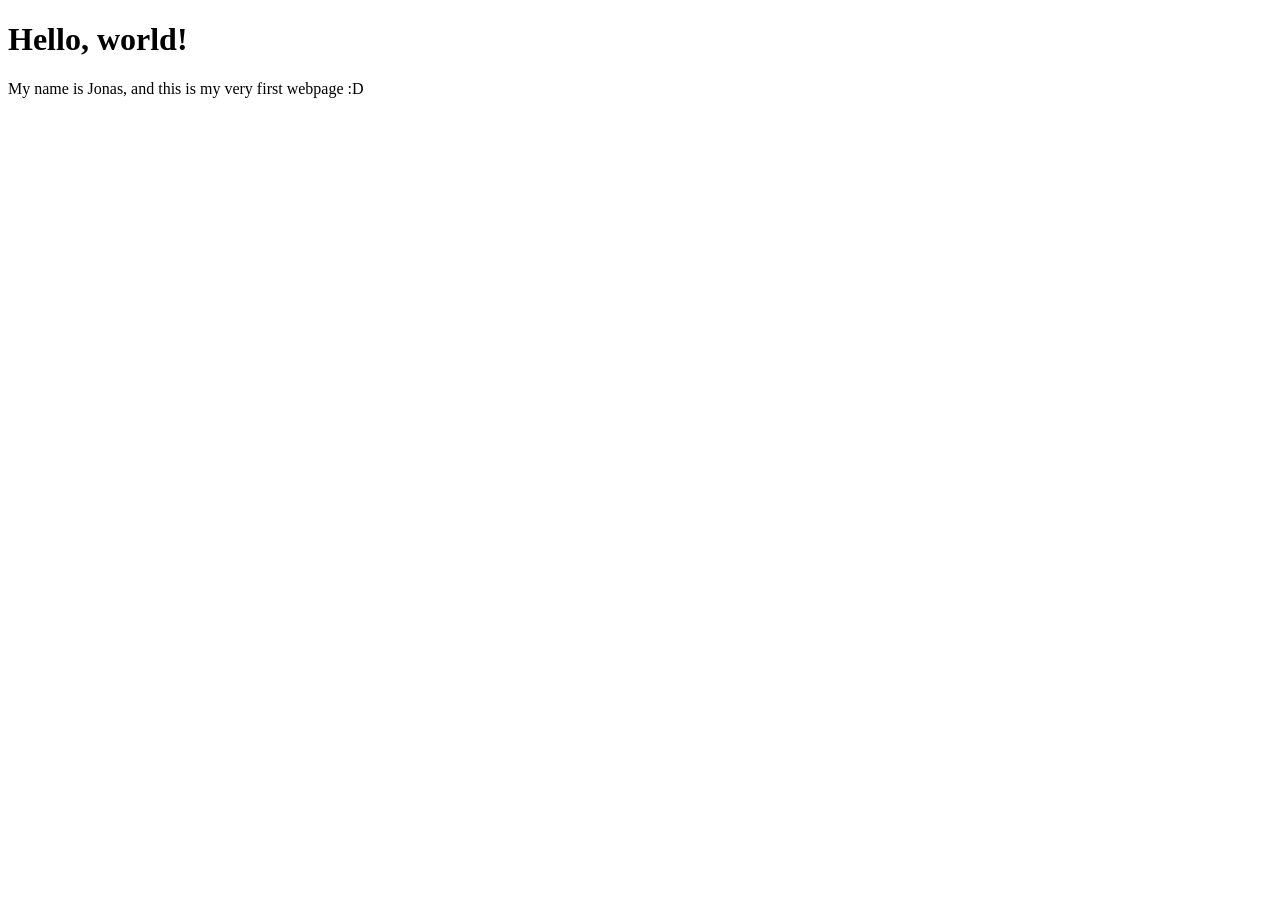
<file: 01-Test/index.html>
<!doctype html>
<html lang="en">
  <head>
    <meta charset="UTF-8" />
    <meta name="viewport" content="width=device-width, initial-scale=1.0" />
    <title>My First Webpage</title>
  </head>
  <body>
    <h1>Hello, world!</h1>
    <p>My name is Jonas, and this is my very first webpage :D</p>
  </body>
</html>
</file>
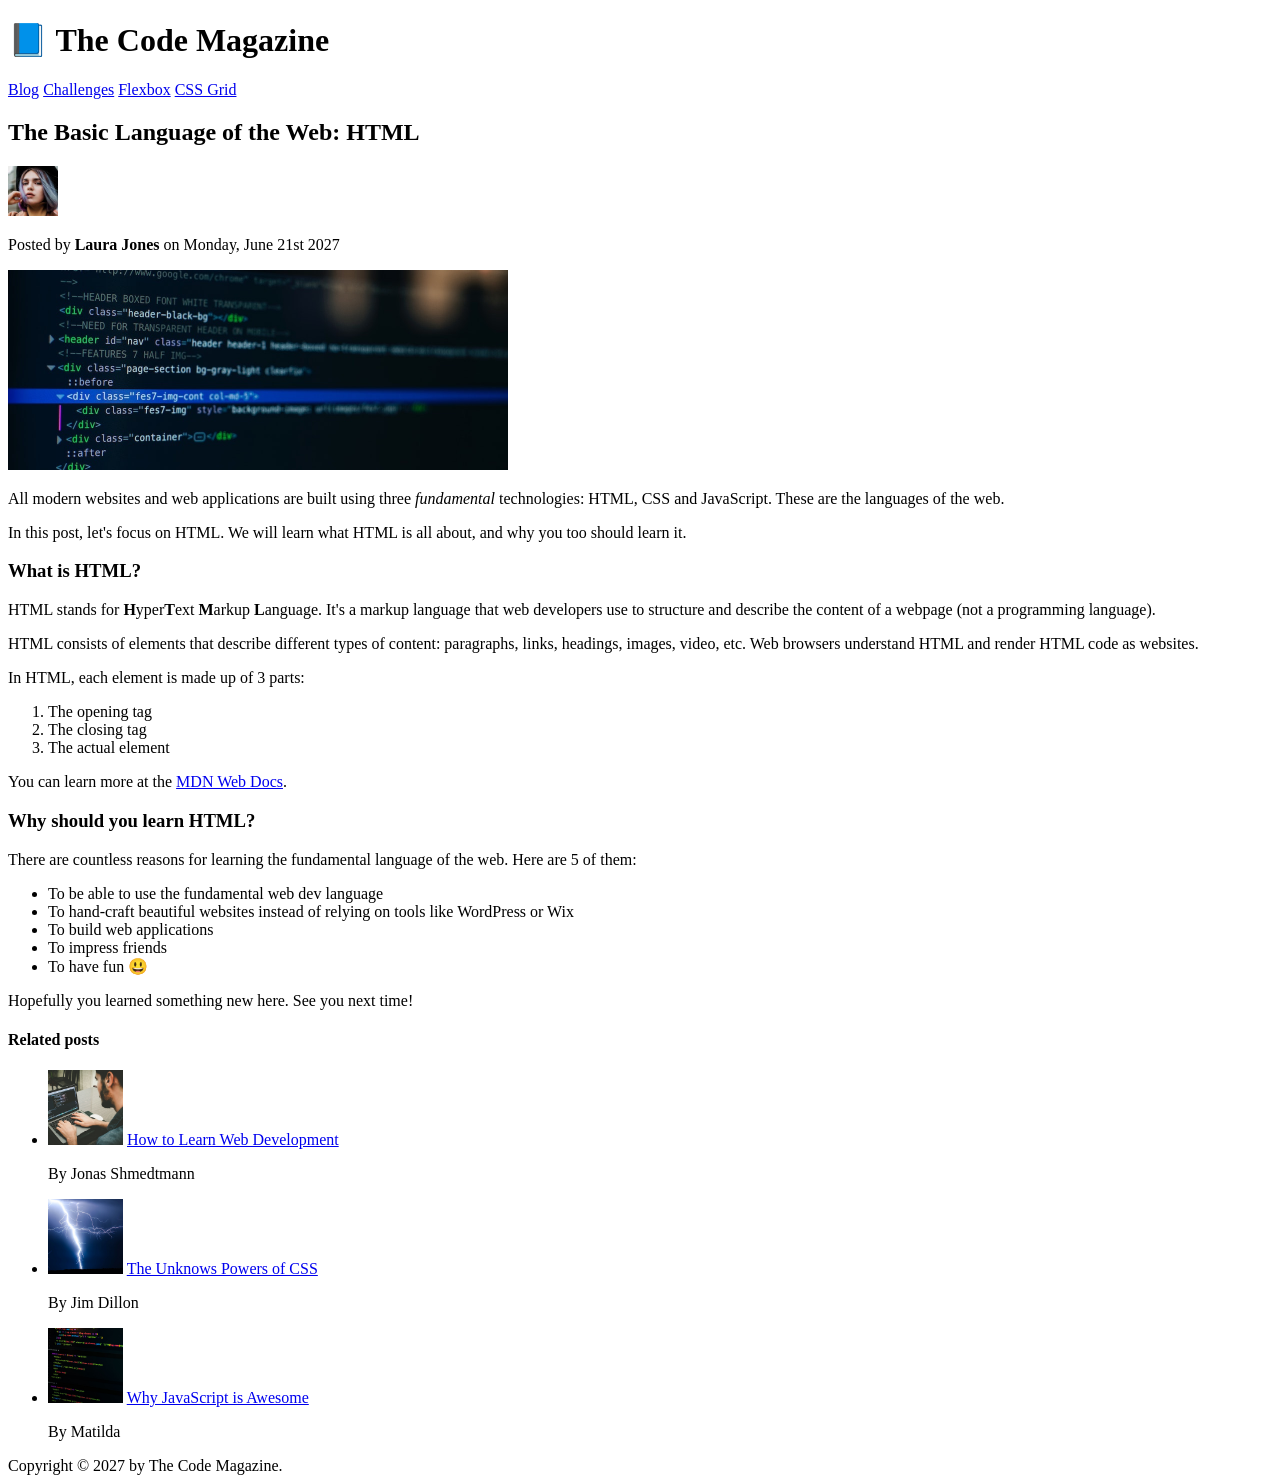
<file: 02-HTML-Fundamentals/index.html>
<!doctype html>
<html lang="en">
  <head>
    <meta charset="UTF-8" />
    <meta name="viewport" content="width=device-width, initial-scale=1.0" />
    <title>The Basic Language of the Web: HTML</title>
  </head>
  <body>
    <header>
      <h1>📘 The Code Magazine</h1>

      <nav>
        <a href="blog.html">Blog</a>
        <a href="#">Challenges</a>
        <a href="#">Flexbox</a>
        <a href="#">CSS Grid</a>
      </nav>
    </header>

    <article>
      <header>
        <h2>The Basic Language of the Web: HTML</h2>

        <img
          src="img/laura-jones.jpg"
          alt="Headshot of Laura Jones"
          width="50"
          height="50"
        />

        <p>Posted by <strong>Laura Jones</strong> on Monday, June 21st 2027</p>

        <img
          src="img/post-img.jpg"
          alt="HTML code on a screen"
          width="500"
          height="200"
        />
      </header>

      <p>
        All modern websites and web applications are built using three
        <em>fundamental</em>
        technologies: HTML, CSS and JavaScript. These are the languages of the
        web.
      </p>

      <p>
        In this post, let's focus on HTML. We will learn what HTML is all about,
        and why you too should learn it.
      </p>

      <h3>What is HTML?</h3>

      <p>
        HTML stands for <strong>H</strong>yper<strong>T</strong>ext
        <strong>M</strong>arkup <strong>L</strong>anguage. It's a markup
        language that web developers use to structure and describe the content
        of a webpage (not a programming language).
      </p>

      <p>
        HTML consists of elements that describe different types of content:
        paragraphs, links, headings, images, video, etc. Web browsers understand
        HTML and render HTML code as websites.
      </p>

      <p>In HTML, each element is made up of 3 parts:</p>

      <ol>
        <li>The opening tag</li>
        <li>The closing tag</li>
        <li>The actual element</li>
      </ol>

      <p>
        You can learn more at the
        <a
          href="https://developer.mozilla.org/en-US/docs/Web/HTML"
          target="_blank"
          rel="noopener noreferrer"
          >MDN Web Docs</a
        >.
      </p>

      <h3>Why should you learn HTML?</h3>

      <p>
        There are countless reasons for learning the fundamental language of the
        web. Here are 5 of them:
      </p>

      <ul>
        <li>To be able to use the fundamental web dev language</li>
        <li>
          To hand-craft beautiful websites instead of relying on tools like
          WordPress or Wix
        </li>
        <li>To build web applications</li>
        <li>To impress friends</li>
        <li>To have fun 😃</li>
      </ul>

      <p>Hopefully you learned something new here. See you next time!</p>
    </article>

    <aside>
      <h4>Related posts</h4>

      <ul>
        <li>
          <img
            src="img/related-1.jpg"
            width="75"
            height="75"
            alt="Person programming"
          />
          <a href="#">How to Learn Web Development</a>
          <p>By Jonas Shmedtmann</p>
        </li>

        <li>
          <img src="img/related-2.jpg" width="75" height="75" alt="Lightning" />
          <a href="#"> The Unknows Powers of CSS</a>
          <p>By Jim Dillon</p>
        </li>

        <li>
          <img
            src="img/related-3.jpg"
            width="75"
            height="75"
            alt="JavaScript code on a screen"
          />
          <a href="#">Why JavaScript is Awesome</a>
          <p>By Matilda</p>
        </li>
      </ul>
    </aside>

    <footer>Copyright &copy; 2027 by The Code Magazine.</footer>
  </body>
</html>
</file>
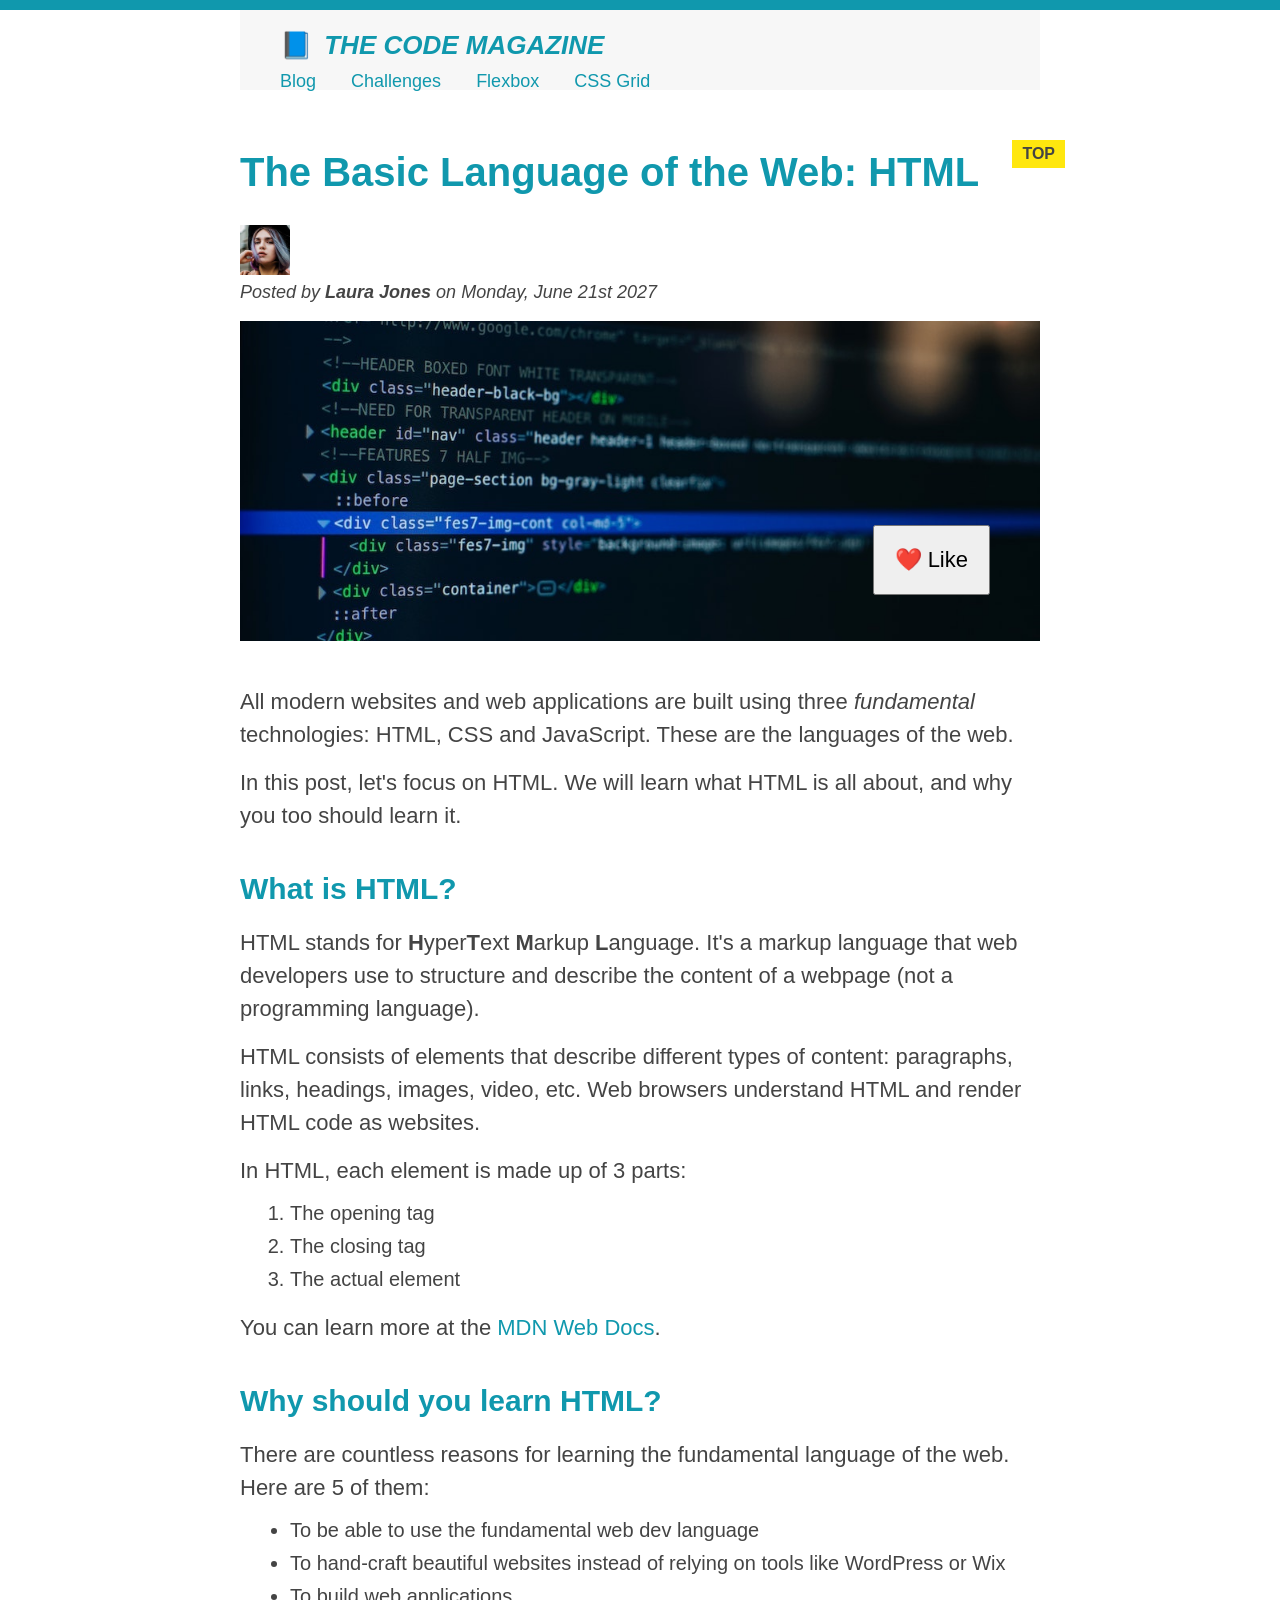
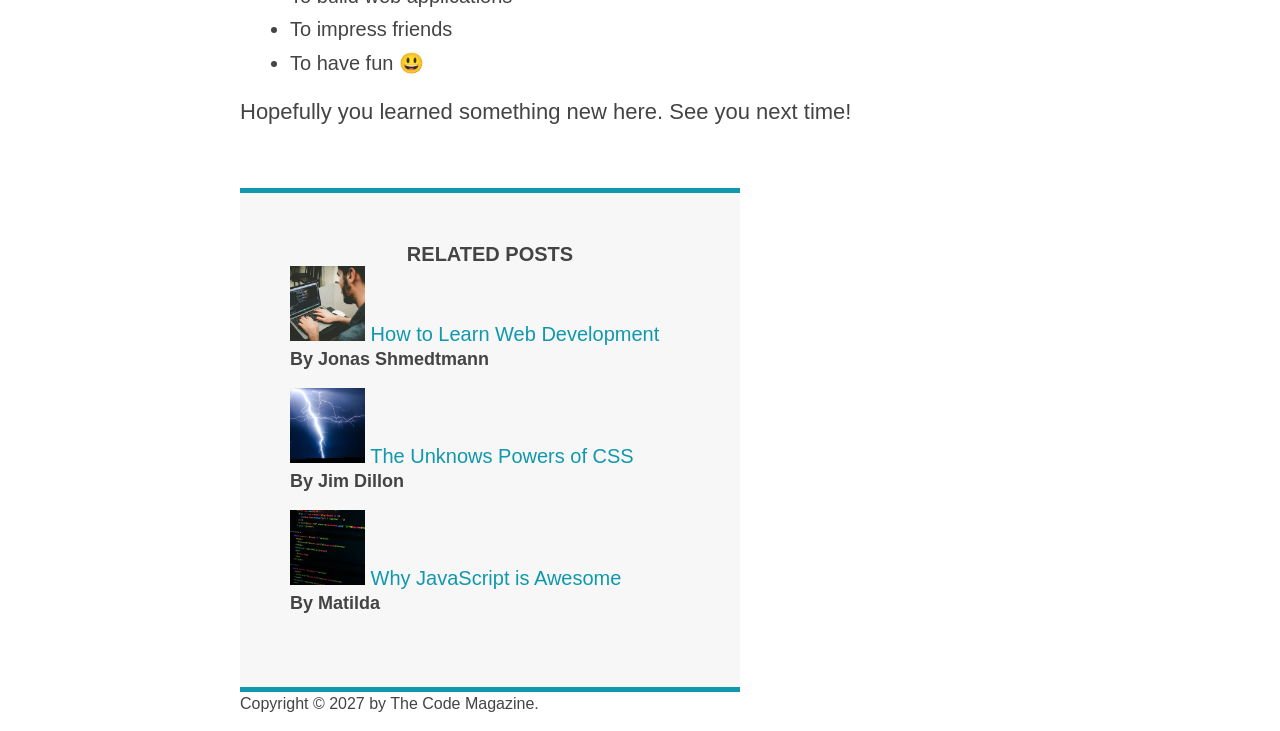
<file: 03-CSS-Fundamentals/index.html>
<!doctype html>
<html lang="en">
  <head>
    <meta charset="UTF-8" />
    <meta name="viewport" content="width=device-width, initial-scale=1.0" />
    <link rel="stylesheet" href="style.css" />
    <title>The Basic Language of the Web: HTML</title>
  </head>
  <body>
    <div class="container">
      <header class="main-header">
        <h1>📘 The Code Magazine</h1>

        <nav>
          <a href="blog.html">Blog</a>
          <a href="#">Challenges</a>
          <a href="#">Flexbox</a>
          <a href="#">CSS Grid</a>
        </nav>
      </header>

      <article>
        <header class="post-header">
          <h2>The Basic Language of the Web: HTML</h2>

          <img
            src="img/laura-jones.jpg"
            alt="Headshot of Laura Jones"
            width="50"
            height="50"
          />

          <p id="author">
            Posted by <strong>Laura Jones</strong> on Monday, June 21st 2027
          </p>

          <img
            src="img/post-img.jpg"
            alt="HTML code on a screen"
            width="500"
            height="200"
            class="post-img"
          />

          <button>❤️ Like</button>
        </header>

        <p>
          All modern websites and web applications are built using three
          <em>fundamental</em>
          technologies: HTML, CSS and JavaScript. These are the languages of the
          web.
        </p>

        <p>
          In this post, let's focus on HTML. We will learn what HTML is all
          about, and why you too should learn it.
        </p>

        <h3>What is HTML?</h3>

        <p>
          HTML stands for <strong>H</strong>yper<strong>T</strong>ext
          <strong>M</strong>arkup <strong>L</strong>anguage. It's a markup
          language that web developers use to structure and describe the content
          of a webpage (not a programming language).
        </p>

        <p>
          HTML consists of elements that describe different types of content:
          paragraphs, links, headings, images, video, etc. Web browsers
          understand HTML and render HTML code as websites.
        </p>

        <p>In HTML, each element is made up of 3 parts:</p>

        <ol>
          <li>The opening tag</li>
          <li>The closing tag</li>
          <li>The actual element</li>
        </ol>

        <p>
          You can learn more at the
          <a
            href="https://developer.mozilla.org/en-US/docs/Web/HTML"
            target="_blank"
            rel="noopener noreferrer"
            >MDN Web Docs</a
          >.
        </p>

        <h3>Why should you learn HTML?</h3>

        <p>
          There are countless reasons for learning the fundamental language of
          the web. Here are 5 of them:
        </p>

        <ul>
          <li>To be able to use the fundamental web dev language</li>
          <li>
            To hand-craft beautiful websites instead of relying on tools like
            WordPress or Wix
          </li>
          <li>To build web applications</li>
          <li>To impress friends</li>
          <li>To have fun 😃</li>
        </ul>

        <p>Hopefully you learned something new here. See you next time!</p>
      </article>

      <aside>
        <h4>Related posts</h4>

        <ul class="related">
          <li>
            <img
              src="img/related-1.jpg"
              width="75"
              height="75"
              alt="Person programming"
            />
            <a href="#">How to Learn Web Development</a>
            <p class="related-author">By Jonas Shmedtmann</p>
          </li>

          <li>
            <img
              src="img/related-2.jpg"
              width="75"
              height="75"
              alt="Lightning"
            />
            <a href="#"> The Unknows Powers of CSS</a>
            <p class="related-author">By Jim Dillon</p>
          </li>

          <li>
            <img
              src="img/related-3.jpg"
              width="75"
              height="75"
              alt="JavaScript code on a screen"
            />
            <a href="#">Why JavaScript is Awesome</a>
            <p class="related-author">By Matilda</p>
          </li>
        </ul>
      </aside>

      <footer>
        <p id="copyright">Copyright &copy; 2027 by The Code Magazine.</p>
      </footer>
    </div>
  </body>
</html>
</file>
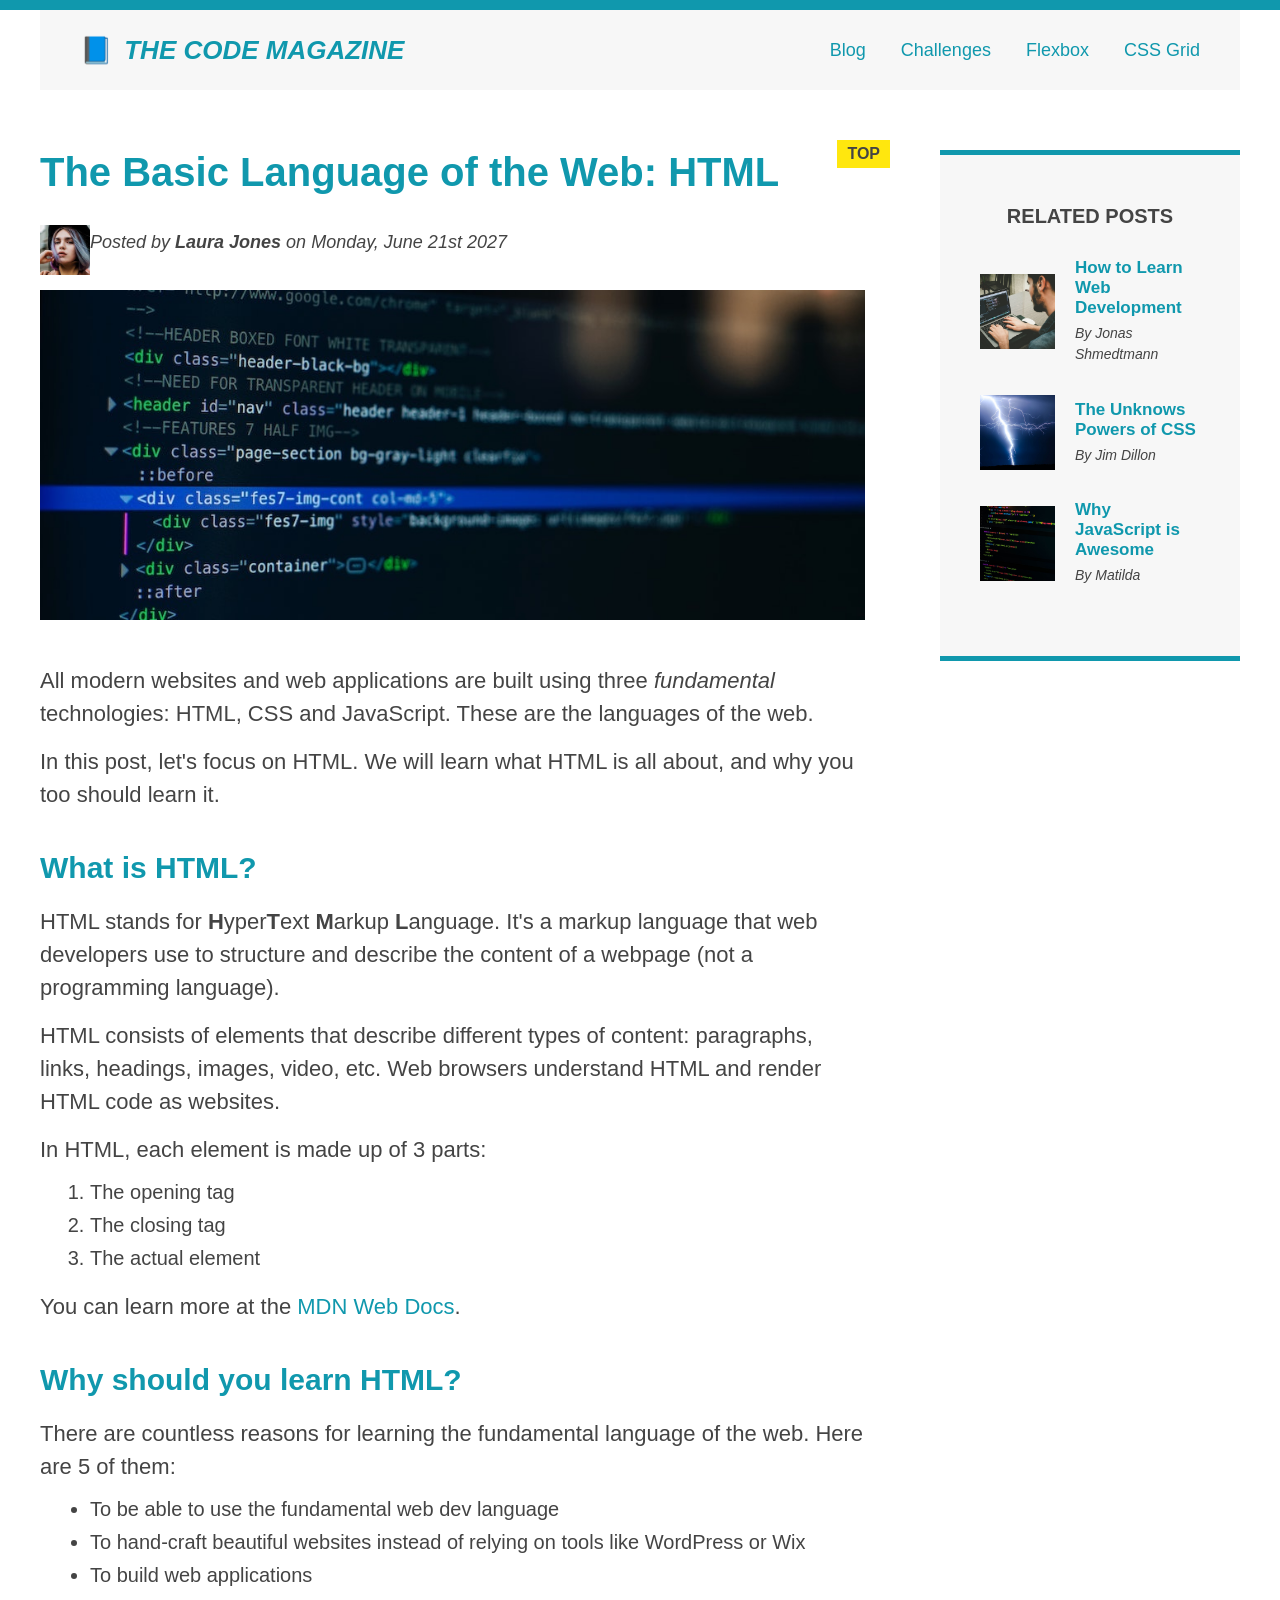
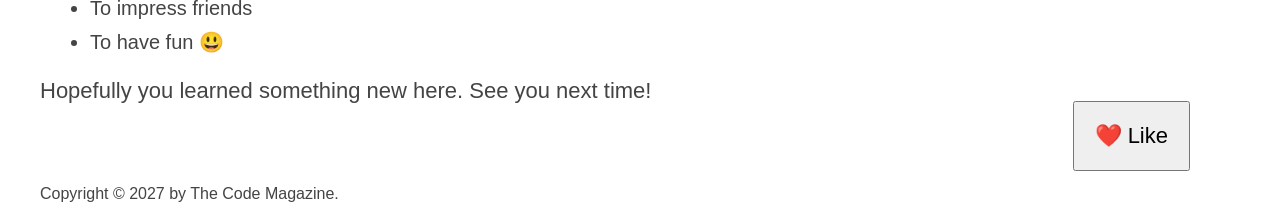
<file: 04-CSS-Layouts/index.html>
<!doctype html>
<html lang="en">
  <head>
    <meta charset="UTF-8" />
    <meta name="viewport" content="width=device-width, initial-scale=1.0" />
    <link rel="stylesheet" href="style.css" />
    <title>The Basic Language of the Web: HTML</title>
  </head>
  <body>
    <div class="container">
      <header class="main-header clearfix">
        <h1>📘 The Code Magazine</h1>

        <nav>
          <a href="blog.html">Blog</a>
          <a href="#">Challenges</a>
          <a href="flexbox.html">Flexbox</a>
          <a href="css-grid.html">CSS Grid</a>
        </nav>

        <!-- <div class="clear"></div> -->
      </header>
      <!-- only neccessery for flexbow -->
      <!-- <div class="row"> -->
      <article>
        <header class="post-header">
          <h2>The Basic Language of the Web: HTML</h2>

          <div class="author-box">
            <img
              src="img/laura-jones.jpg"
              alt="Headshot of Laura Jones"
              width="50"
              height="50"
              class="author-img"
            />

            <p id="author" class="author">
              Posted by <strong>Laura Jones</strong> on Monday, June 21st 2027
            </p>
          </div>

          <img
            src="img/post-img.jpg"
            alt="HTML code on a screen"
            width="500"
            height="200"
            class="post-img"
          />
        </header>

        <p>
          All modern websites and web applications are built using three
          <em>fundamental</em>
          technologies: HTML, CSS and JavaScript. These are the languages of the
          web.
        </p>

        <p>
          In this post, let's focus on HTML. We will learn what HTML is all
          about, and why you too should learn it.
        </p>

        <h3>What is HTML?</h3>

        <p>
          HTML stands for <strong>H</strong>yper<strong>T</strong>ext
          <strong>M</strong>arkup <strong>L</strong>anguage. It's a markup
          language that web developers use to structure and describe the content
          of a webpage (not a programming language).
        </p>

        <p>
          HTML consists of elements that describe different types of content:
          paragraphs, links, headings, images, video, etc. Web browsers
          understand HTML and render HTML code as websites.
        </p>

        <p>In HTML, each element is made up of 3 parts:</p>

        <ol>
          <li>The opening tag</li>
          <li>The closing tag</li>
          <li>The actual element</li>
        </ol>

        <p>
          You can learn more at the
          <a
            href="https://developer.mozilla.org/en-US/docs/Web/HTML"
            target="_blank"
            rel="noopener noreferrer"
            >MDN Web Docs</a
          >.
        </p>

        <h3>Why should you learn HTML?</h3>

        <p>
          There are countless reasons for learning the fundamental language of
          the web. Here are 5 of them:
        </p>

        <ul>
          <li>To be able to use the fundamental web dev language</li>
          <li>
            To hand-craft beautiful websites instead of relying on tools like
            WordPress or Wix
          </li>
          <li>To build web applications</li>
          <li>To impress friends</li>
          <li>To have fun 😃</li>
        </ul>

        <p>Hopefully you learned something new here. See you next time!</p>

        <button>❤️ Like</button>
      </article>

      <aside>
        <h4>Related posts</h4>

        <ul class="related">
          <li class="related-post">
            <img
              src="img/related-1.jpg"
              width="75"
              height="75"
              alt="Person programming"
            />
            <div>
              <a href="#" class="related-link">How to Learn Web Development</a>
              <p class="related-author">By Jonas Shmedtmann</p>
            </div>
          </li>

          <li class="related-post">
            <img
              src="img/related-2.jpg"
              width="75"
              height="75"
              alt="Lightning"
            />
            <div>
              <a href="#" class="related-link"> The Unknows Powers of CSS</a>
              <p class="related-author">By Jim Dillon</p>
            </div>
          </li>

          <li class="related-post">
            <img
              src="img/related-3.jpg"
              width="75"
              height="75"
              alt="JavaScript code on a screen"
            />
            <div>
              <a href="#" class="related-link">Why JavaScript is Awesome</a>
              <p class="related-author">By Matilda</p>
            </div>
          </li>
        </ul>
      </aside>
      <footer>
        <p id="copyright">Copyright &copy; 2027 by The Code Magazine.</p>
      </footer>
    </div>
    <!-- </div> -->
  </body>
</html>
</file>
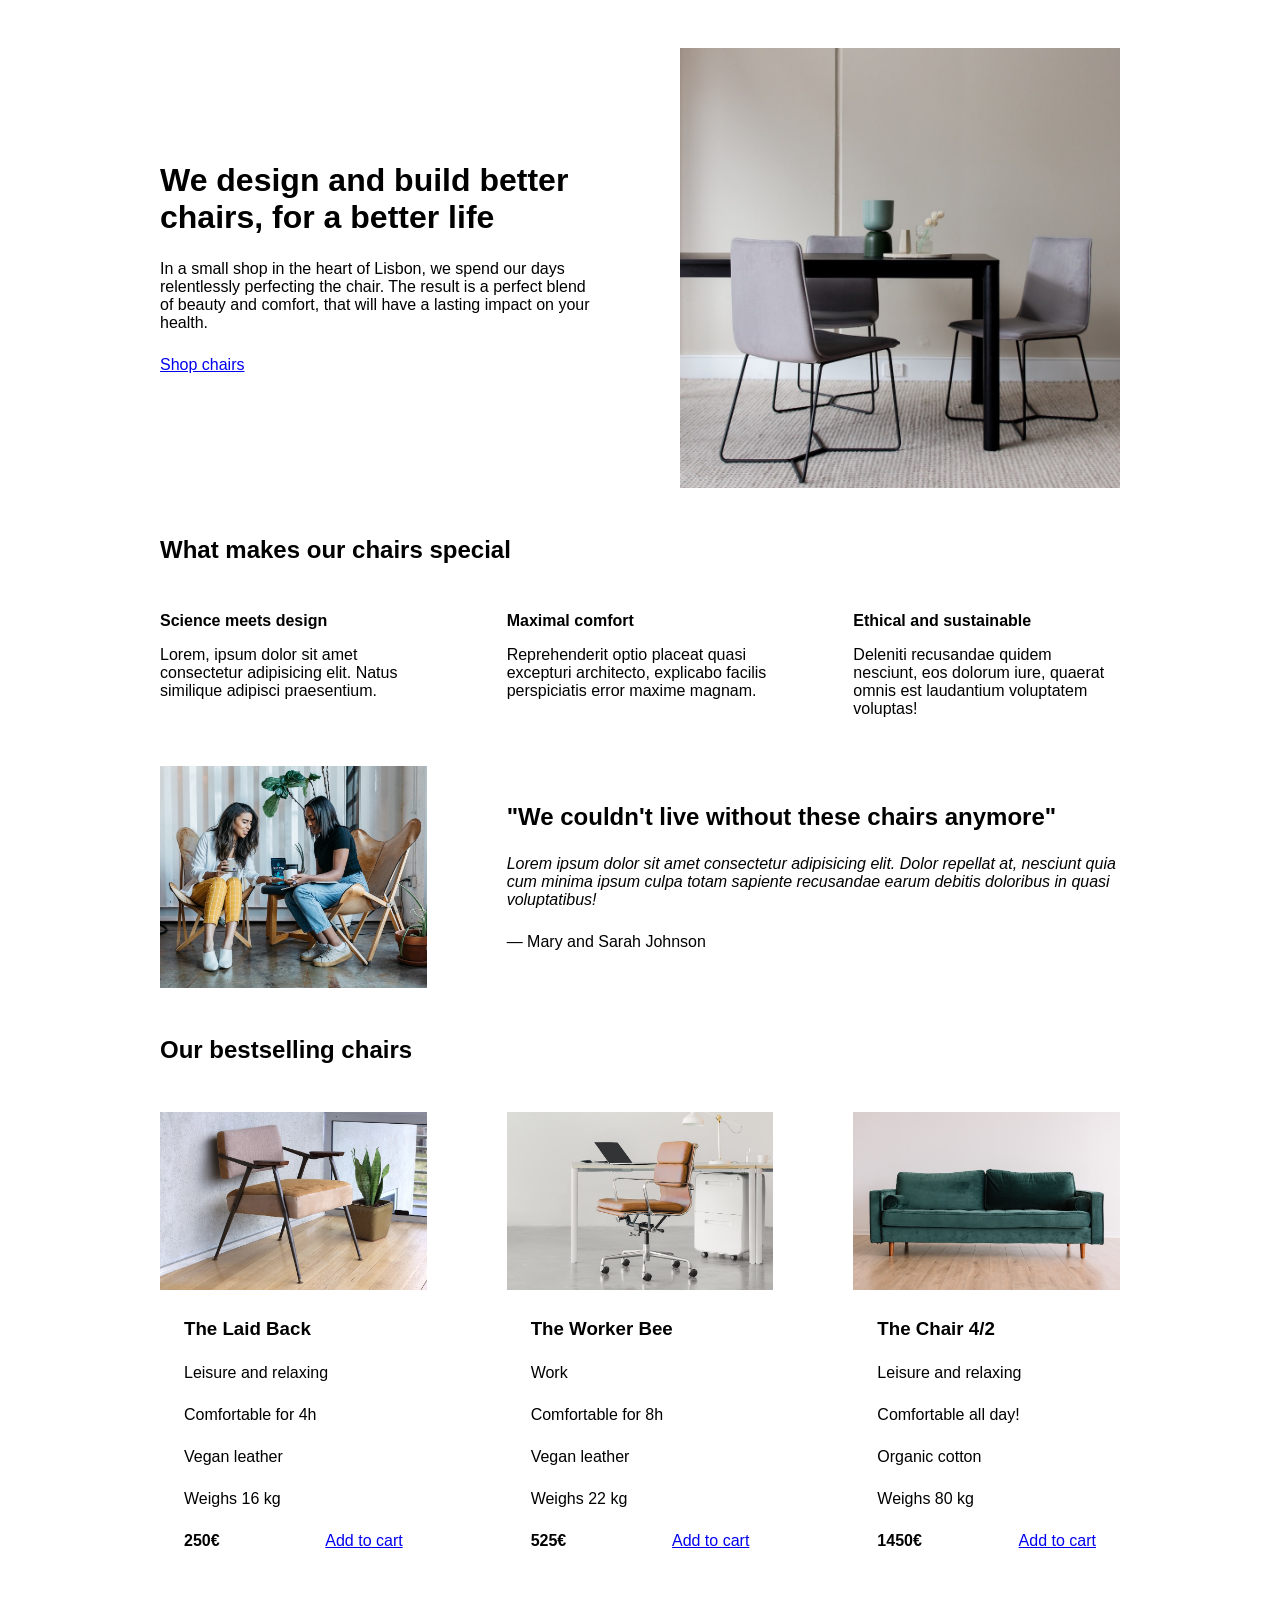
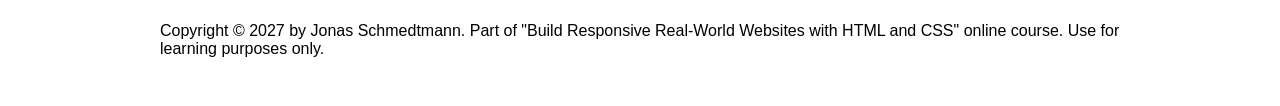
<file: 05-Design/index.html>
<!DOCTYPE html>
<html lang="en">
  <head>
    <meta charset="UTF-8" />
    <meta http-equiv="X-UA-Compatible" content="IE=edge" />
    <meta name="viewport" content="width=device-width, initial-scale=1.0" />

    <link rel="stylesheet" href="style.css" />
    <title>Lisbon Chair Shop</title>
  </head>
  <body>
    <div class="container">
      <header>
        <div class="header-text-box">
          <h1>We design and build better chairs, for a better life</h1>
          <p class="header-text">
            In a small shop in the heart of Lisbon, we spend our days
            relentlessly perfecting the chair. The result is a perfect blend of
            beauty and comfort, that will have a lasting impact on your health.
          </p>
          <a class="btn btn--big" href="#">Shop chairs</a>
        </div>
        <img src="hero.jpg" alt="Photo" />
      </header>

      <section>
        <h2>What makes our chairs special</h2>
        <div class="grid-3-cols">
          <div>
            <p class="features-title"><strong>Science meets design</strong></p>
            <p class="features-text">
              Lorem, ipsum dolor sit amet consectetur adipisicing elit. Natus
              similique adipisci praesentium.
            </p>
          </div>

          <div>
            <p class="features-title">
              <strong>Maximal comfort</strong>
            </p>
            <p class="features-text">
              Reprehenderit optio placeat quasi excepturi architecto, explicabo
              facilis perspiciatis error maxime magnam.
            </p>
          </div>

          <div>
            <p class="features-title">
              <strong>Ethical and sustainable</strong>
            </p>
            <p class="features-text">
              Deleniti recusandae quidem nesciunt, eos dolorum iure, quaerat
              omnis est laudantium voluptatem voluptas!
            </p>
          </div>
        </div>
      </section>

      <section class="testimonial-section">
        <div class="grid-3-cols">
          <img src="customers.jpg" alt="People sitting on chairs" />
          <div class="testimonial-box">
            <h2>"We couldn't live without these chairs anymore"</h2>
            <blockquote class="testimonial-text">
              Lorem ipsum dolor sit amet consectetur adipisicing elit. Dolor
              repellat at, nesciunt quia cum minima ipsum culpa totam sapiente
              recusandae earum debitis doloribus in quasi voluptatibus!
            </blockquote>
            <p class="testimonial-author">&mdash; Mary and Sarah Johnson</p>
          </div>
        </div>
      </section>

      <section>
        <h2>Our bestselling chairs</h2>
        <div class="grid-3-cols">
          <figure class="chair">
            <img src="chair-1.jpg" alt="Chair" />
            <div class="chair-box">
              <h3>The Laid Back</h3>
              <ul class="chair-details">
                <li>
                  <!-- Span is a generic INLINE text element, it doesn't have any meaning. It's like a div element, but inline -->
                  <span>Leisure and relaxing</span>
                </li>
                <li>
                  <span>Comfortable for 4h</span>
                </li>
                <li>
                  <span>Vegan leather</span>
                </li>
                <li>
                  <span>Weighs 16 kg</span>
                </li>
              </ul>
              <div class="chair-price">
                <strong>250€</strong>
                <a href="#" class="btn btn--small">Add to cart</a>
              </div>
            </div>
          </figure>

          <figure class="chair">
            <img src="chair-2.jpg" alt="Chair" />
            <div class="chair-box">
              <h3>The Worker Bee</h3>
              <ul class="chair-details">
                <li>
                  <span>Work</span>
                </li>
                <li>
                  <span>Comfortable for 8h</span>
                </li>
                <li>
                  <span>Vegan leather</span>
                </li>
                <li>
                  <span>Weighs 22 kg</span>
                </li>
              </ul>
              <div class="chair-price">
                <strong>525€</strong>
                <a href="#" class="btn btn--small">Add to cart</a>
              </div>
            </div>
          </figure>

          <figure class="chair">
            <img src="chair-3.jpg" alt="Chair" />
            <div class="chair-box">
              <h3>The Chair 4/2</h3>
              <ul class="chair-details">
                <li>
                  <span>Leisure and relaxing</span>
                </li>
                <li>
                  <span>Comfortable all day!</span>
                </li>
                <li>
                  <span>Organic cotton</span>
                </li>
                <li>
                  <span>Weighs 80 kg</span>
                </li>
              </ul>
              <div class="chair-price">
                <strong>1450€</strong>
                <a href="#" class="btn btn--small">Add to cart</a>
              </div>
            </div>
          </figure>
        </div>
      </section>

      <footer>
        Copyright &copy; 2027 by Jonas Schmedtmann. Part of "Build Responsive
        Real-World Websites with HTML and CSS" online course. Use for learning
        purposes only.
      </footer>
    </div>
  </body>
</html>
</file>
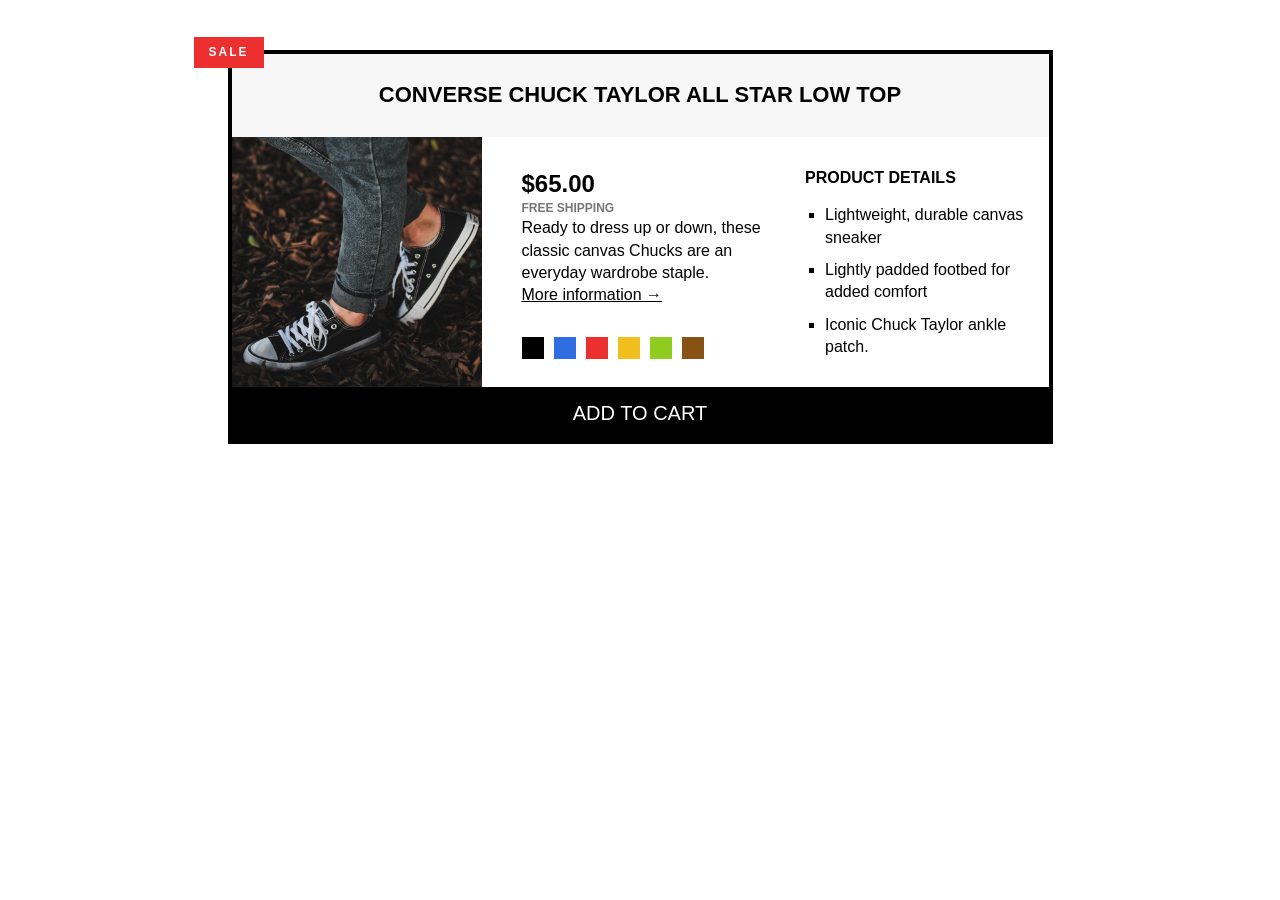
<file: Converse-Chuck-Taylor/index.html>
<!doctype html>
<html lang="en">
  <head>
    <meta charset="UTF-8" />
    <meta name="viewport" content="width=device-width, initial-scale=1.0" />
    <link rel="stylesheet" href="style.css" />
    <title>Converse Chuck Taylor</title>
  </head>
  <body>
    <article class="product">
      <h2 class="product-title">Converse Chuck Taylor All Star Low Top</h2>

      <!-- <div class="container"> -->
      <img
        src="img/challenges.jpg"
        alt="Chuck Taylor All Star Low Top"
        width="250"
        height="250"
        class="product-img"
      />

      <div class="product-info">
        <div class="product-price">
          <p class="price"><strong>$65.00</strong></p>

          <p class="shipping">Free shipping</p>
        </div>

        <p class="sale">sale</p>

        <p class="product-description">
          Ready to dress up or down, these classic canvas Chucks are an everyday
          wardrobe staple.
        </p>

        <a
          class="more-info"
          href="https://www.converse.com/shop/chuck-taylor-all-star-shoes"
          >More information &rarr;</a
        >

        <div class="colors">
          <div class="color"></div>
          <div class="color color-blue"></div>
          <div class="color color-red"></div>
          <div class="color color-yellow"></div>
          <div class="color color-green"></div>
          <div class="color color-brown"></div>
        </div>
      </div>

      <div class="product-details">
        <h3 class="details-title">Product details</h3>
        <ul class="details-list">
          <li>Lightweight, durable canvas sneaker</li>
          <li>Lightly padded footbed for added comfort</li>
          <li>Iconic Chuck Taylor ankle patch.</li>
        </ul>
      </div>
      <!-- </div> -->
      <button class="add-cart">Add to cart</button>
    </article>
  </body>
</html>
</file>
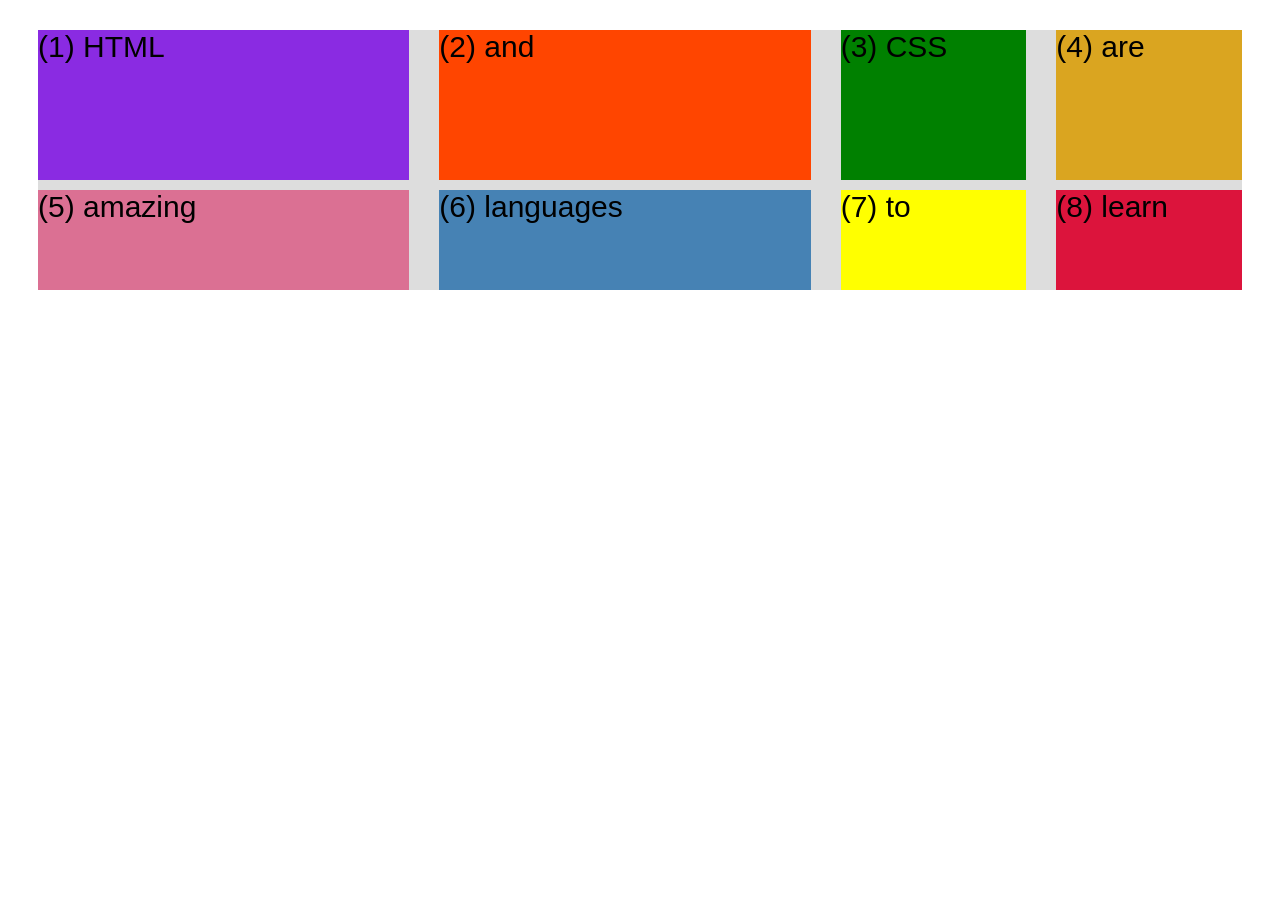
<file: 04-CSS-Layouts/css-grid.html>
<!doctype html>
<html lang="en">
  <head>
    <meta charset="UTF-8" />
    <meta http-equiv="X-UA-Compatible" content="IE=edge" />
    <meta name="viewport" content="width=device-width, initial-scale=1.0" />
    <title>CSS Grid</title>
    <style>
      .el--1 {
        background-color: blueviolet;
      }
      .el--2 {
        background-color: orangered;
      }
      .el--3 {
        background-color: green;
        height: 150px;
      }
      .el--4 {
        background-color: goldenrod;
      }
      .el--5 {
        background-color: palevioletred;
      }
      .el--6 {
        background-color: steelblue;
      }
      .el--7 {
        background-color: yellow;
      }
      .el--8 {
        background-color: crimson;
      }

      .container--1 {
        /* STARTER */
        font-family: sans-serif;
        background-color: #ddd;
        font-size: 30px;
        margin: 30px;

        /* CSS GRID */
        display: grid;
        grid-template-columns: 2fr 2fr 1fr 1fr;
        grid-template-rows: 3fr 2fr;
        column-gap: 30px;
        row-gap: 10px;
      }

      .container--2 {
        display: none;
        /* STARTER */
        font-family: sans-serif;
        background-color: black;
        font-size: 40px;
        margin: 100px;

        width: 1000px;
        height: 600px;

        /* CSS GRID */
      }
    </style>
  </head>
  <body>
    <div class="container--1">
      <div class="el el--1">(1) HTML</div>
      <div class="el el--2">(2) and</div>
      <div class="el el--3">(3) CSS</div>
      <div class="el el--4">(4) are</div>
      <div class="el el--5">(5) amazing</div>
      <div class="el el--6">(6) languages</div>
      <div class="el el--7">(7) to</div>
      <div class="el el--8">(8) learn</div>
    </div>

    <div class="container--2">
      <div class="el el--1">(1)</div>
      <div class="el el--3">(3)</div>
      <div class="el el--4">(4)</div>
      <div class="el el--5">(5)</div>
      <div class="el el--6">(6)</div>
      <div class="el el--7">(7)</div>
    </div>
  </body>
</html>
</file>
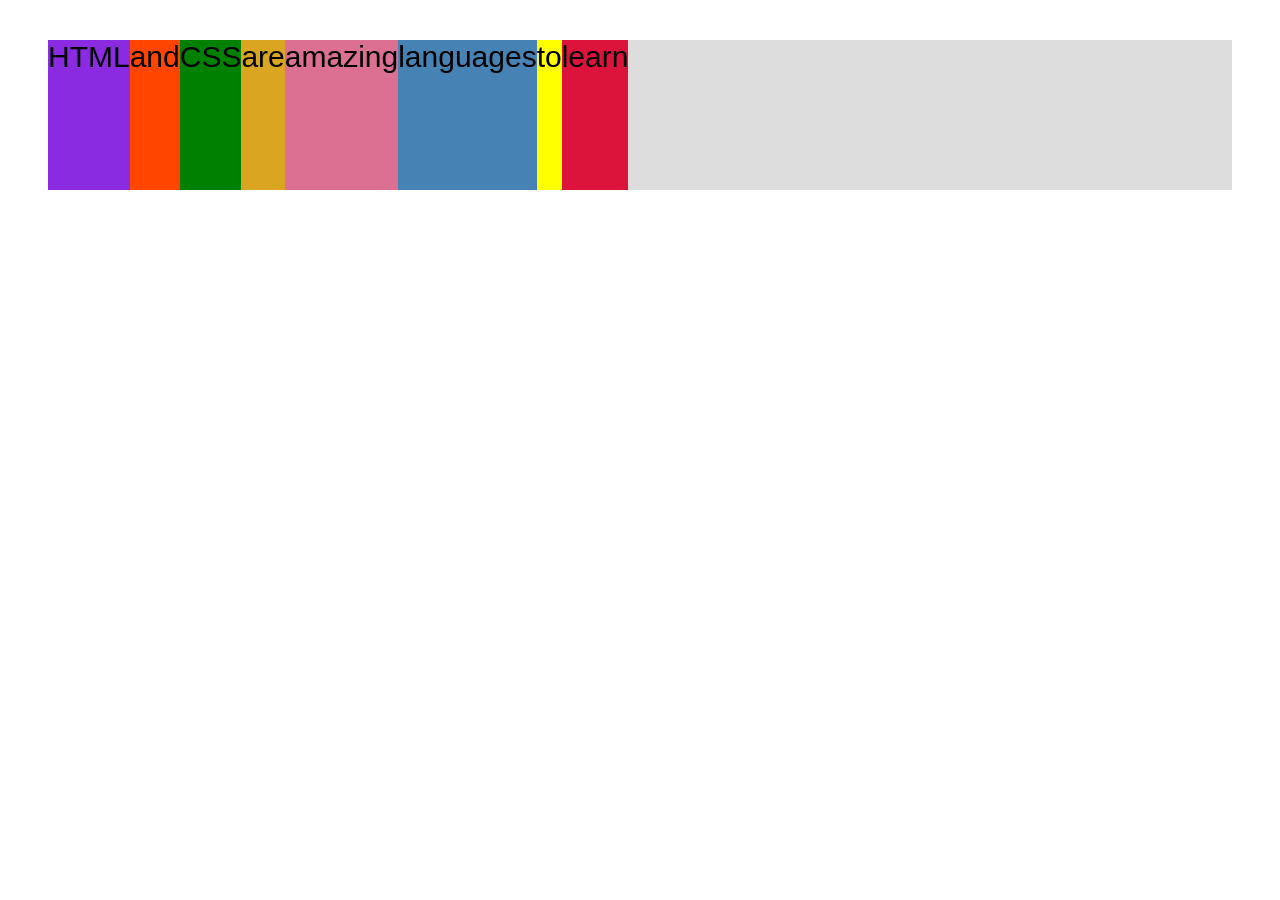
<file: 04-CSS-Layouts/flexbox.html>
<!doctype html>
<html lang="en">
  <head>
    <meta charset="UTF-8" />
    <meta http-equiv="X-UA-Compatible" content="IE=edge" />
    <meta name="viewport" content="width=device-width, initial-scale=1.0" />
    <title>Flexbox</title>
    <style>
      .el--1 {
        background-color: blueviolet;
      }
      .el--2 {
        background-color: orangered;
      }
      .el--3 {
        background-color: green;
        height: 150px;
      }
      .el--4 {
        background-color: goldenrod;
      }
      .el--5 {
        background-color: palevioletred;
      }
      .el--6 {
        background-color: steelblue;
      }
      .el--7 {
        background-color: yellow;
      }
      .el--8 {
        background-color: crimson;
      }

      .container {
        /* STARTER */
        font-family: sans-serif;
        background-color: #ddd;
        font-size: 30px;
        margin: 40px;
        display: flex;
        justify-content: flex-start;
        align-items: stretch;

        /* FLEXBOX */
      }
    </style>
  </head>
  <body>
    <div class="container">
      <div class="el el--1">HTML</div>
      <div class="el el--2">and</div>
      <div class="el el--3">CSS</div>
      <div class="el el--4">are</div>
      <div class="el el--5">amazing</div>
      <div class="el el--6">languages</div>
      <div class="el el--7">to</div>
      <div class="el el--8">learn</div>
    </div>
  </body>
</html>
</file>
<file: 03-CSS-Fundamentals/style.css>
* {
  box-sizing: border-box;
  margin: 0;
  padding: 0;
}

/* PAGE SECTION */

body {
  font-family: sans-serif;
  color: #444;
  border-top: 10px solid #1098ad;
  position: relative;
}

.container {
  width: 800px;
  margin: 0 auto;
}

.main-header {
  background-color: #f7f7f7;
  padding: 20px 40px;
  margin-bottom: 60px;
  height: 80px;
}

nav {
  font-size: 18px;
}

.post-header {
  margin-bottom: 40px;
  position: relative;
}

.post-header h2::after {
  display: inline-block;
  content: "top";
  background-color: #ffe70e;
  font-size: 16px;
  font-weight: bold;
  text-transform: uppercase;
  padding: 5px 10px;
  color: #444;
  position: absolute;
  top: -10px;
  right: -25px;
}

article {
  margin-bottom: 60px;
}

aside {
  background-color: #f7f7f7;
  border-top: 5px solid #1098ad;
  border-bottom: 5px solid #1098ad;
  padding: 50px 0;
  width: 500px;
}

/* SMALLER ELEMENTS */

h1,
h2,
h3,
h4,
p,
li {
  font-family: sans-serif;
  color: #444;
}

h1,
h2,
h3 {
  color: #1098ad;
}

h1 {
  font-size: 26px;
  text-transform: uppercase;
  font-style: italic;
}

h2 {
  font-size: 40px;
  margin-bottom: 30px;
}

h3 {
  font-size: 30px;
  margin-bottom: 20px;
  margin-top: 40px;
}

h4 {
  font-size: 20px;
  text-transform: uppercase;
  text-align: center;
}

p {
  font-size: 22px;
  line-height: 1.5;
  margin-bottom: 15px;
}

ul,
ol {
  /* margin-left: 50px; */
  margin: 0 0 20px 50px;
}

li {
  font-size: 20px;
  margin-bottom: 10px;
}

li:last-child {
  margin-bottom: 0;
}

#copyright {
  font-size: 16px;
}

#author {
  font-size: 18px;
  font-style: italic;
}

.related-author {
  font-size: 18px;
  font-weight: bold;
}

/* aside ul {
  list-style: none;
} */

.related {
  list-style: none;
}

a:link,
a:visited {
  color: #1098ad;
  text-decoration: none;
  cursor: pointer;
}

a:hover,
a:active {
  color: red;
}

.post-img {
  width: 100%;
  height: auto;
}

nav a:link {
  margin-right: 30px;
  margin-top: 10px;
  display: inline-block;
}

nav a:link:last-child {
  margin-right: 0;
}

button {
  font-size: 22px;
  cursor: pointer;
  position: absolute;
  bottom: 50px;
  right: 50px;
  padding: 20px;
}

h1::first-letter {
  font-style: normal;
  margin-right: 5px;
}
</file>
<file: 04-CSS-Layouts/style.css>
* {
  box-sizing: border-box;
  margin: 0;
  padding: 0;
}

/******************************************************/
/* PAGE SECTION */
/******************************************************/

body {
  font-family: sans-serif;
  color: #444;
  border-top: 10px solid #1098ad;
}

.container {
  width: 1200px;
  margin: 0 auto;
  position: relative;
}

.main-header {
  background-color: #f7f7f7;
  padding: 20px 40px;
  /* margin-bottom: 60px; */
  height: 80px;
}

nav {
  font-size: 18px;
}

.post-header {
  margin-bottom: 40px;
  position: relative;
}

.post-header h2::after {
  display: inline-block;
  content: "top";
  background-color: #ffe70e;
  font-size: 16px;
  font-weight: bold;
  text-transform: uppercase;
  padding: 5px 10px;
  color: #444;
  position: absolute;
  top: -10px;
  right: -25px;
}

article {
  /* margin-bottom: 60px; */
  /* position: relative; */
}

aside {
  background-color: #f7f7f7;
  border-top: 5px solid #1098ad;
  border-bottom: 5px solid #1098ad;
  padding: 50px 40px;
}

/******************************************************/
/* SMALLER ELEMENTS */
/******************************************************/

h1,
h2,
h3,
h4,
p,
li {
  font-family: sans-serif;
  color: #444;
}

h1,
h2,
h3 {
  color: #1098ad;
}

h1 {
  font-size: 26px;
  text-transform: uppercase;
  font-style: italic;
}

h2 {
  font-size: 40px;
  margin-bottom: 30px;
}

h3 {
  font-size: 30px;
  margin-bottom: 20px;
  margin-top: 40px;
}

h4 {
  font-size: 20px;
  text-transform: uppercase;
  text-align: center;
  margin-bottom: 30px;
}

p {
  font-size: 22px;
  line-height: 1.5;
  margin-bottom: 15px;
}

ul,
ol {
  /* margin-left: 50px; */
  margin: 0 0 20px 50px;
}

li {
  font-size: 20px;
  margin-bottom: 10px;
}

li:last-child {
  margin-bottom: 0;
}

#copyright {
  font-size: 16px;
}

#author {
  font-size: 18px;
  font-style: italic;
}

.related-author {
  font-size: 18px;
  font-weight: bold;
  margin-bottom: 0;
}

/* aside ul {
  list-style: none;
} */

.related {
  list-style: none;
  margin-left: 0;
}

a:link,
a:visited {
  color: #1098ad;
  text-decoration: none;
  cursor: pointer;
}

a:hover,
a:active {
  color: red;
}

.post-img {
  width: 100%;
  height: auto;
}

nav a:link {
  margin-right: 30px;
  display: inline-block;
}

nav a:link:last-child {
  margin-right: 0;
}

button {
  font-size: 22px;
  cursor: pointer;
  position: absolute;
  bottom: 50px;
  right: 50px;
  padding: 20px;
}

h1::first-letter {
  font-style: normal;
  margin-right: 5px;
}

/******************************************************/
/* FLOATS */
/******************************************************/
/*
.author-img {
  float: left;
  margin-bottom: 20px;
}

.author {
  float: left;
  margin-left: 20px;
  margin-top: 10px;
}

h1 {
  float: left;
}

nav {
  float: right;
}

.clear {
  clear: both;
}

.clearfix::after {
  content: "";
  display: block;
  clear: both;
}

article {
  width: 825px;
  float: left;
}

aside {
  width: 300px;
  float: right;
}

footer {
  clear: both;
  background-color: red;
}
*/

/******************************************************/
/* FLEXBOX */
/******************************************************/
.main-header {
  display: flex;
  justify-content: space-between;
  align-items: center;
}

.author-box {
  display: flex;
  align-items: center;
  margin-bottom: 15px;
}

.related-author {
  margin-bottom: 0;
  font-size: 14px;
  font-weight: normal;
  font-style: italic;
}

.related-link:link {
  cursor: pointer;
  font-size: 17px;
  font-weight: bold;
  font-style: normal;
  margin-bottom: 5px;
  display: block;
}

.related-post {
  display: flex;
  align-items: center;
  gap: 20px;
  margin-bottom: 30px;
}

/******************************************************/
/* FLEXBOX LAYOUT*/
/******************************************************/

/* .row {
  display: flex;
  gap: 75px;
  align-items: flex-start;
  margin-bottom: 60px;
}

article {
  flex: 1;
  margin-bottom: 0;
}

aside {
  flex: 0 0 300px;
} */

/******************************************************/
/* GRID */
/******************************************************/
.container {
  display: grid;
  grid-template-columns: 1fr 300px;
  justify-content: space-between;
  column-gap: 75px;
  row-gap: 60px;
  align-items: start;
}

.main-header {
  grid-column: 1/-1;
}

footer {
  grid-column: 1/-1;
}
</file>
<file: 05-Design/style.css>
/*
SPACING SYSTEM (px)
2 / 4 / 8 / 12 / 16 / 24 / 32 / 48 / 64 / 80 / 96 / 128

FONT SIZE SYSTEM (px)
10 / 12 / 14 / 16 / 18 / 20 / 24 / 30 / 36 / 44 / 52 / 62 / 74 / 86 / 98
*/

* {
  margin: 0;
  padding: 0;
  box-sizing: border-box;
}

/* ------------------------ */
/* GENERAL STYLES */
/* ------------------------ */
body {
  font-family: sans-serif;
}

.container {
  width: 960px;
  margin: 0 auto;
}

header,
section {
  margin-bottom: 48px;
}

h2 {
  margin-bottom: 48px;
}

.grid-3-cols {
  display: grid;
  grid-template-columns: repeat(3, 1fr);
  column-gap: 80px;
}

/* ------------------------ */
/* COMPONENT STYLES */
/* ------------------------ */

/* HEADER */
header {
  display: grid;
  grid-template-columns: repeat(2, 1fr);
  column-gap: 80px;
  margin-top: 48px;
}

.header-text-box {
  align-self: center;
}

h1 {
  margin-bottom: 24px;
}

.header-text {
  margin-bottom: 24px;
}

img {
  width: 100%;
}

/* FEATURES */
.features-icon {
}

.features-title {
  margin-bottom: 16px;
}

.features-text {
}

/* TESTIMONIAL */
.testimonial-section {
}

.testimonial-box {
  grid-column: 2 / -1;
  align-self: center;
}

.testimonial-box h2 {
  margin-bottom: 24px;
}

.testimonial-text {
  font-style: italic;
  margin-bottom: 24px;
}

/* CHAIRS */
.chair-box {
  padding: 24px;
}

h3 {
  margin-bottom: 24px;
}

.chair-details {
  list-style: none;
  margin-bottom: 24px;
}

.chair-details li {
  display: flex;
  align-items: center;
  gap: 12px;
  margin-bottom: 24px;
}

.chair-details li:last-child {
  margin-bottom: 0;
}

.chair-icon {
}

.chair-price {
  display: flex;
  justify-content: space-between;
}

footer {
  margin-bottom: 48px;
}
</file>
<file: Converse-Chuck-Taylor/style.css>
* {
  box-sizing: border-box;
  margin: 0;
  padding: 0;
}

body {
  font-family: sans-serif;
  line-height: 1.4;
}

/* PRODUCT */

.product {
  border: 4px solid #000;
  width: 825px;
  margin: 50px auto;
  position: relative;
}

.sale {
  background-color: #ec2f2f;
  color: #fff;
  font-size: 12px;
  text-transform: uppercase;
  font-weight: bold;
  letter-spacing: 2px;
  padding: 7px 15px;
  display: inline-block;
  position: absolute;
  top: -17px;
  left: -38px;
}

.product-title {
  text-align: center;
  text-transform: uppercase;
  background-color: #f7f7f7;
  font-size: 22px;
  padding: 26px;
}

/* PRODUCT INFORMATION */

.price {
  font-size: 24px;
}

.shipping {
  text-transform: uppercase;
  color: #777;
  font-weight: bold;
  font-size: 12px;
}

.more-info:link,
.more-info:visited {
  cursor: pointer;
  color: #000;
  display: inline-block;
  margin-bottom: 30px;
}

.more-info:hover,
.more-info:active {
  text-decoration: none;
}

/* DETAILS INFORMATION */

.details-title {
  text-transform: uppercase;
  font-size: 16px;
  margin: 30px 0 15px 0;
}

.details-list {
  list-style: square;
  margin: 0 0 20px 20px;
}

.details-list li {
  margin-bottom: 10px;
}

.details-list li:last-child {
  margin-bottom: 0;
}

.add-cart {
  color: #fff;
  background-color: #000;
  cursor: pointer;
  font-size: 20px;
  text-transform: uppercase;
  border: none;
  width: 100%;
  padding: 15px;
}

.add-cart:hover {
  color: #000;
  background-color: #fff;
  border-top: 4px solid #000;
}

.color {
  width: 22px;
  height: 22px;
  /* display: inline-block; */
  /* margin-right: 10px; */
  background-color: #000;
}

.colors {
  display: flex;
  gap: 10px;
  margin-top: auto;
  margin-bottom: 20px;
}

.color-blue {
  background-color: #2f6ee2;
}

.color-red {
  background-color: #ec2f2f;
}

.color-yellow {
  background-color: #f0bf1e;
}

.color-green {
  background-color: #90cc20;
}

.color-brown {
  background-color: #885214;
}

/* floats */
/* .product-img {
  float: left;
} */

/* .details-title {
  margin-top: 0;
}

.product-description {
  clear: both;
  margin-bottom: 10px;
} */

/* flex */

/* .product-info {
  display: flex;
  flex-direction: column;*/
/* width: 243px; */
/* float: left; */
/* margin-left: 40px; */
/* margin-top: 20px;
  flex: 1;
}

.product-details {*/
/* float: left; */
/* width: 243px; */
/*padding-top: 20px;*/
/* margin-left: 40px; */
/*flex: 1;
}

.product-price {
  display: flex;
  justify-content: space-between;
  align-items: center;
  margin-bottom: 10px;
}

.container {
  display: flex;
  gap: 40px;
} */

/* grid */

.product {
  display: grid;
  grid-template-columns: 250px 1fr 1fr;
  column-gap: 40px;
}

.product-title {
  grid-column: 1/-1;
}

.add-cart {
  grid-column: 1/-1;
}

.product-info {
  margin-top: 30px;
}
</file>
